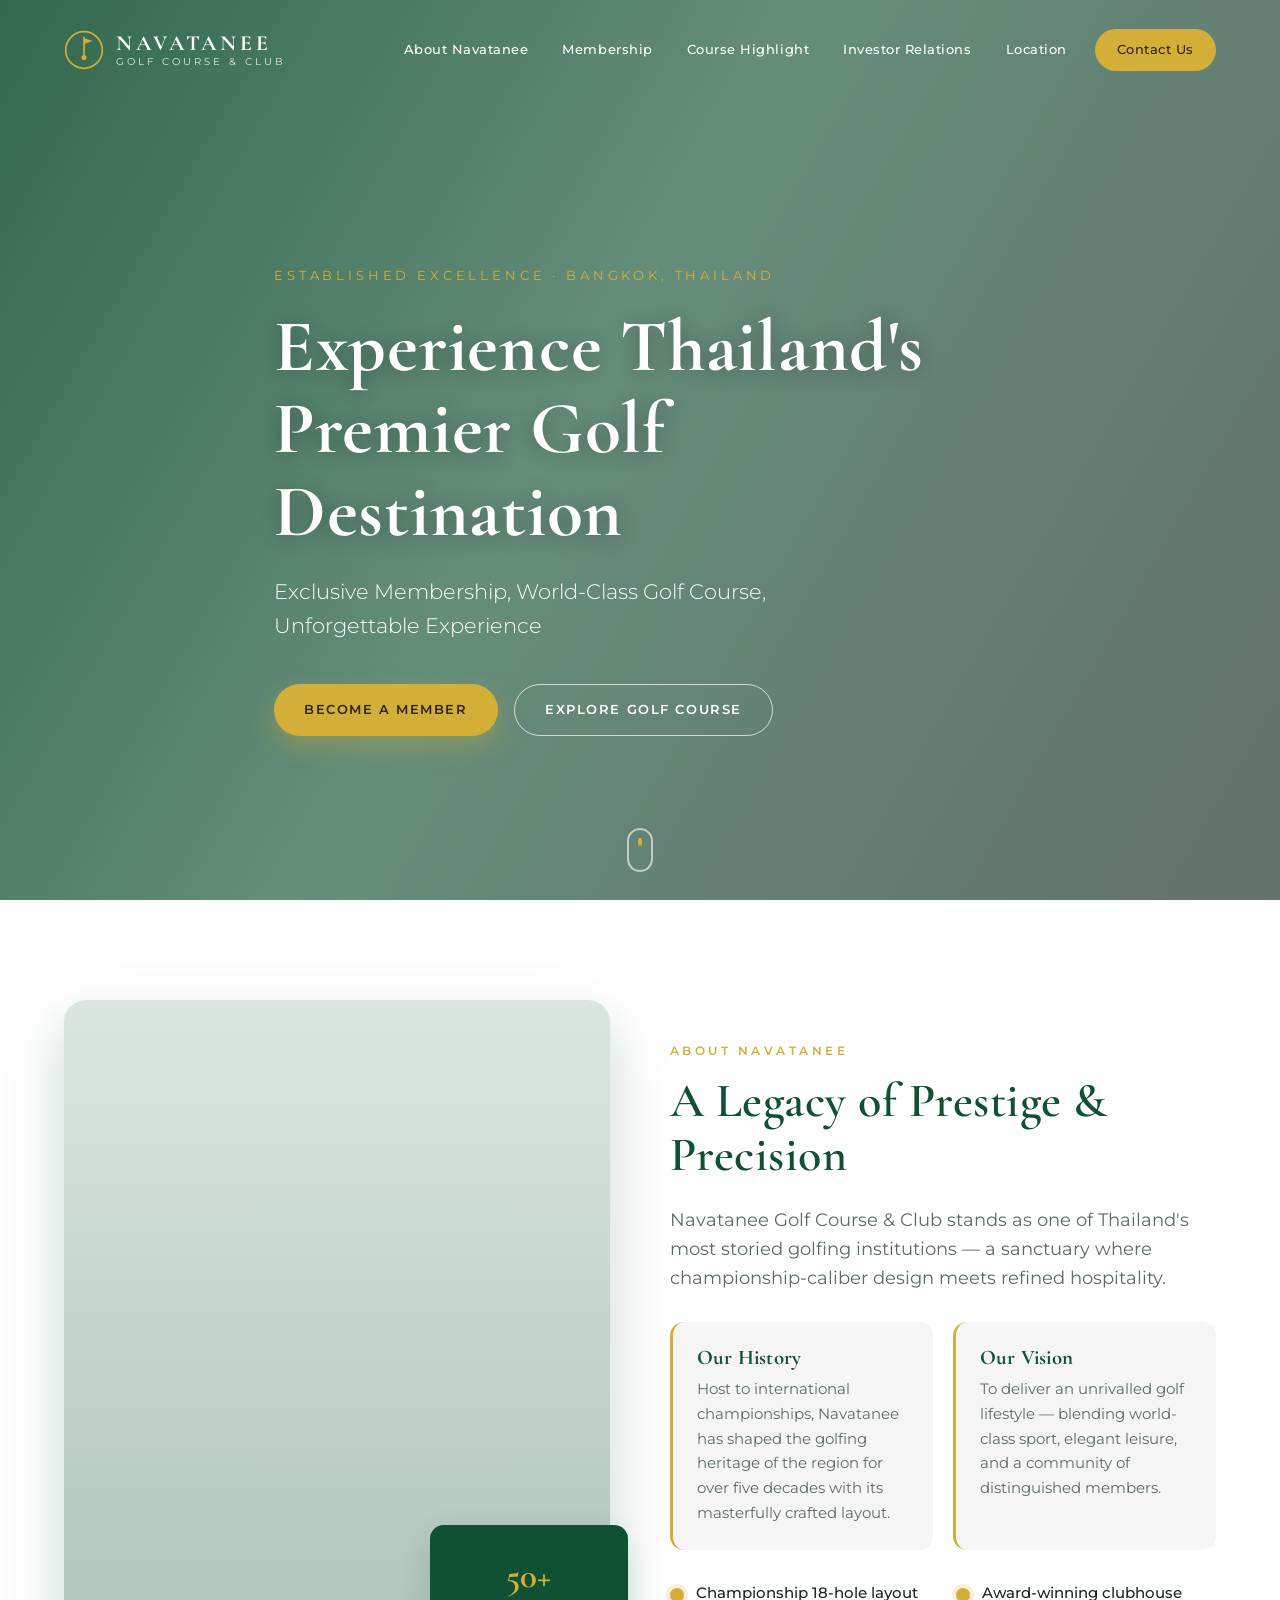
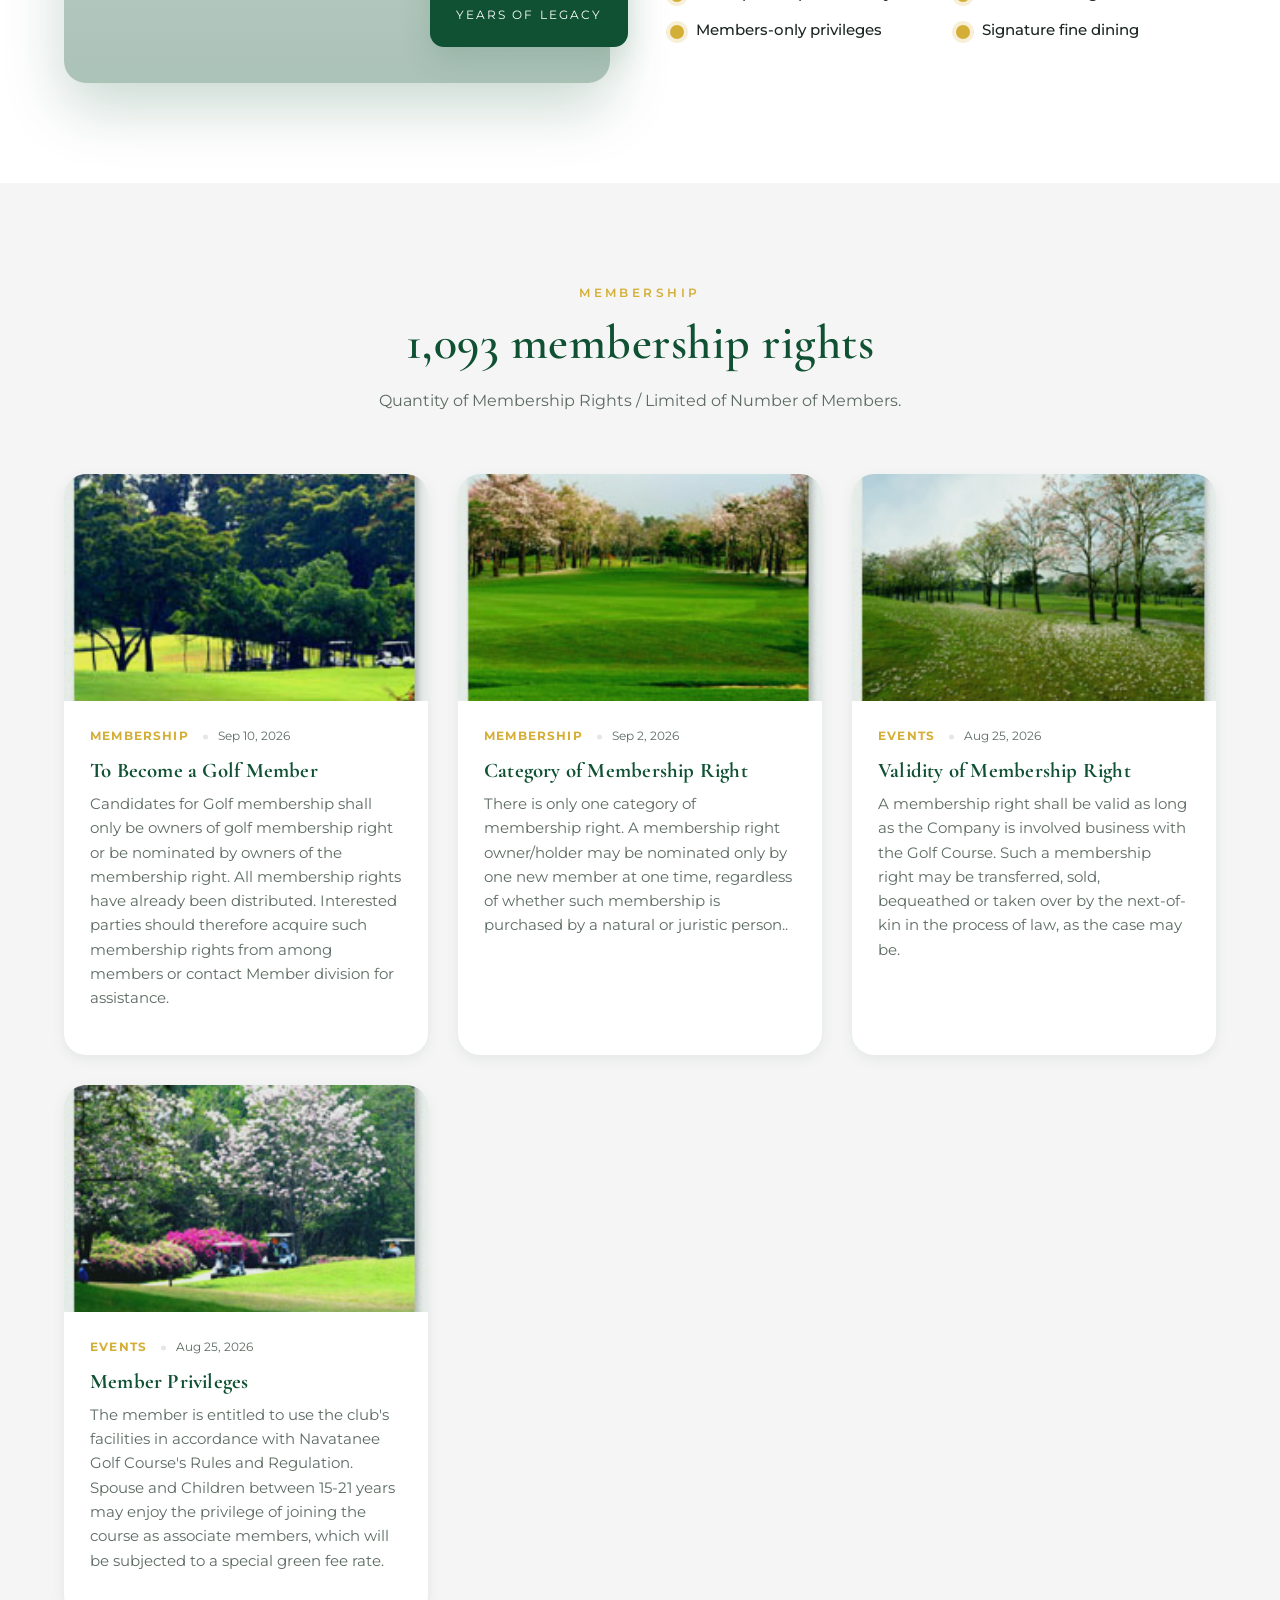
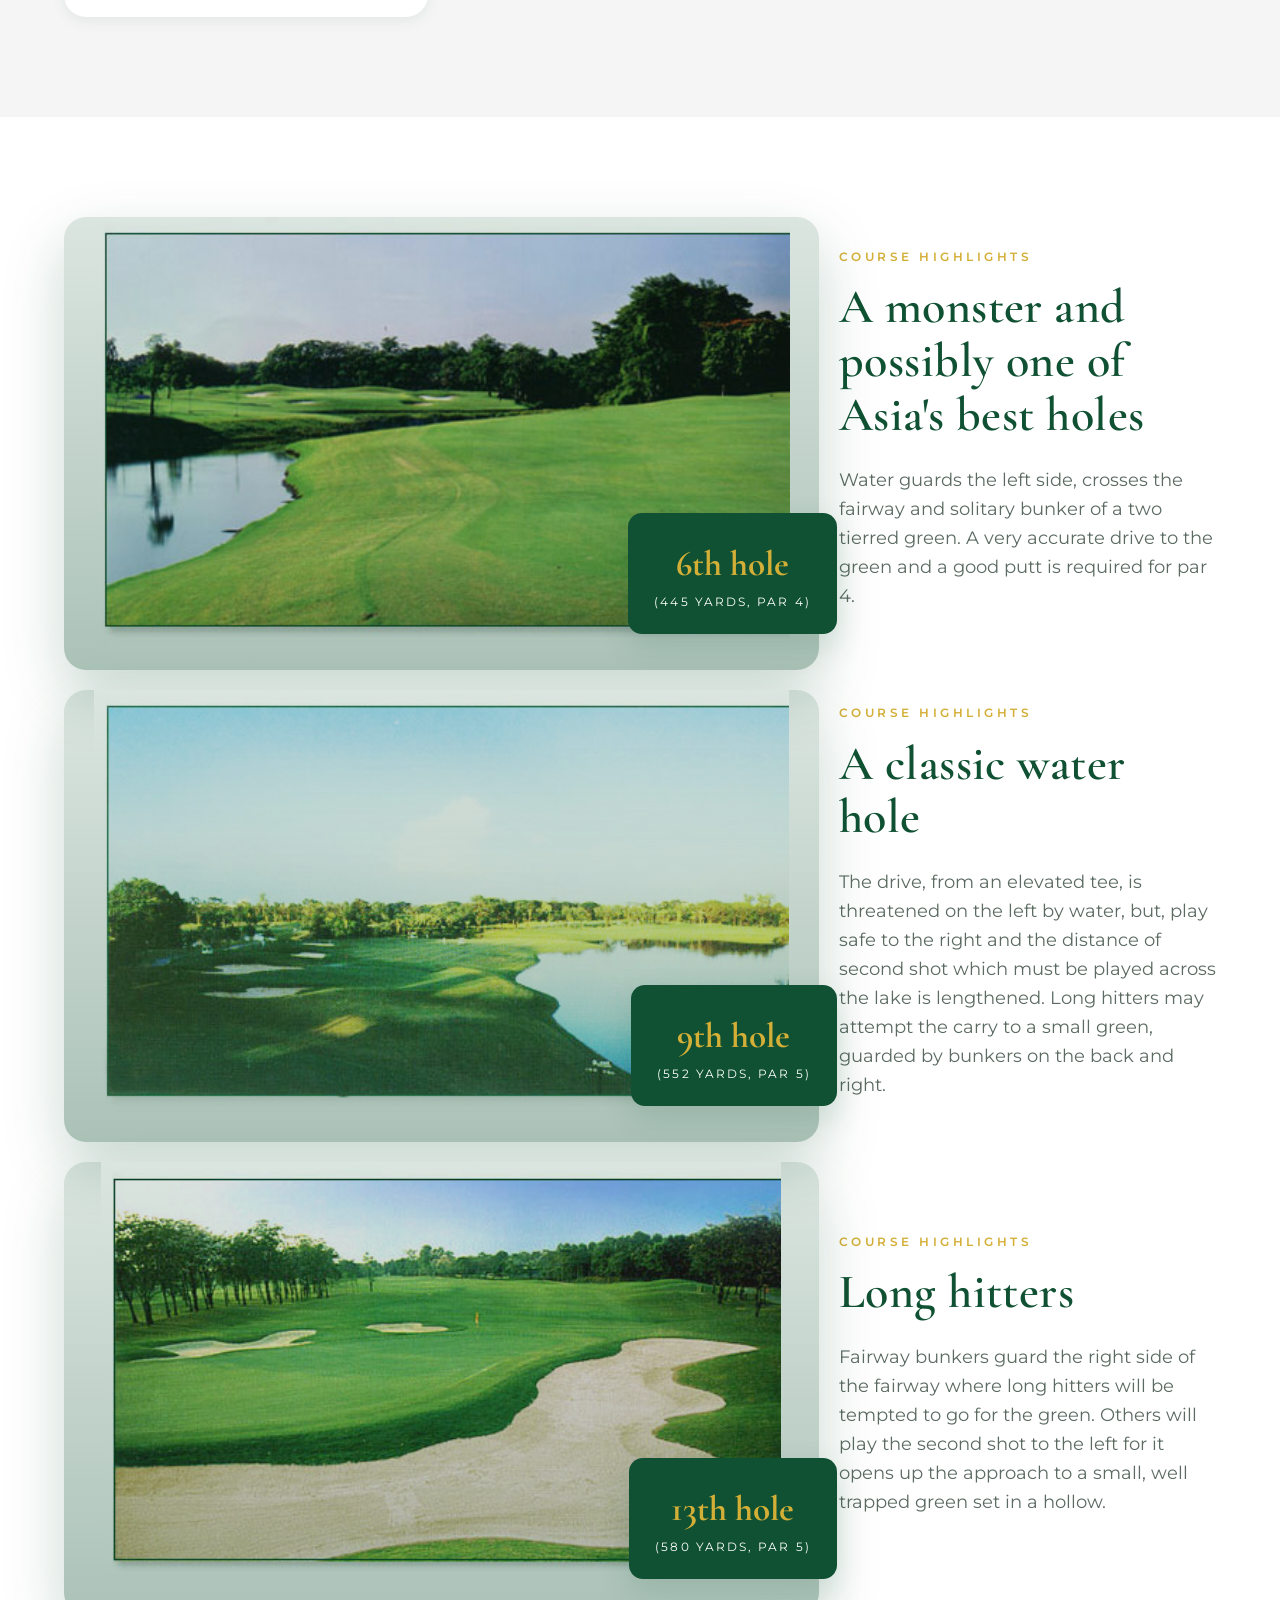
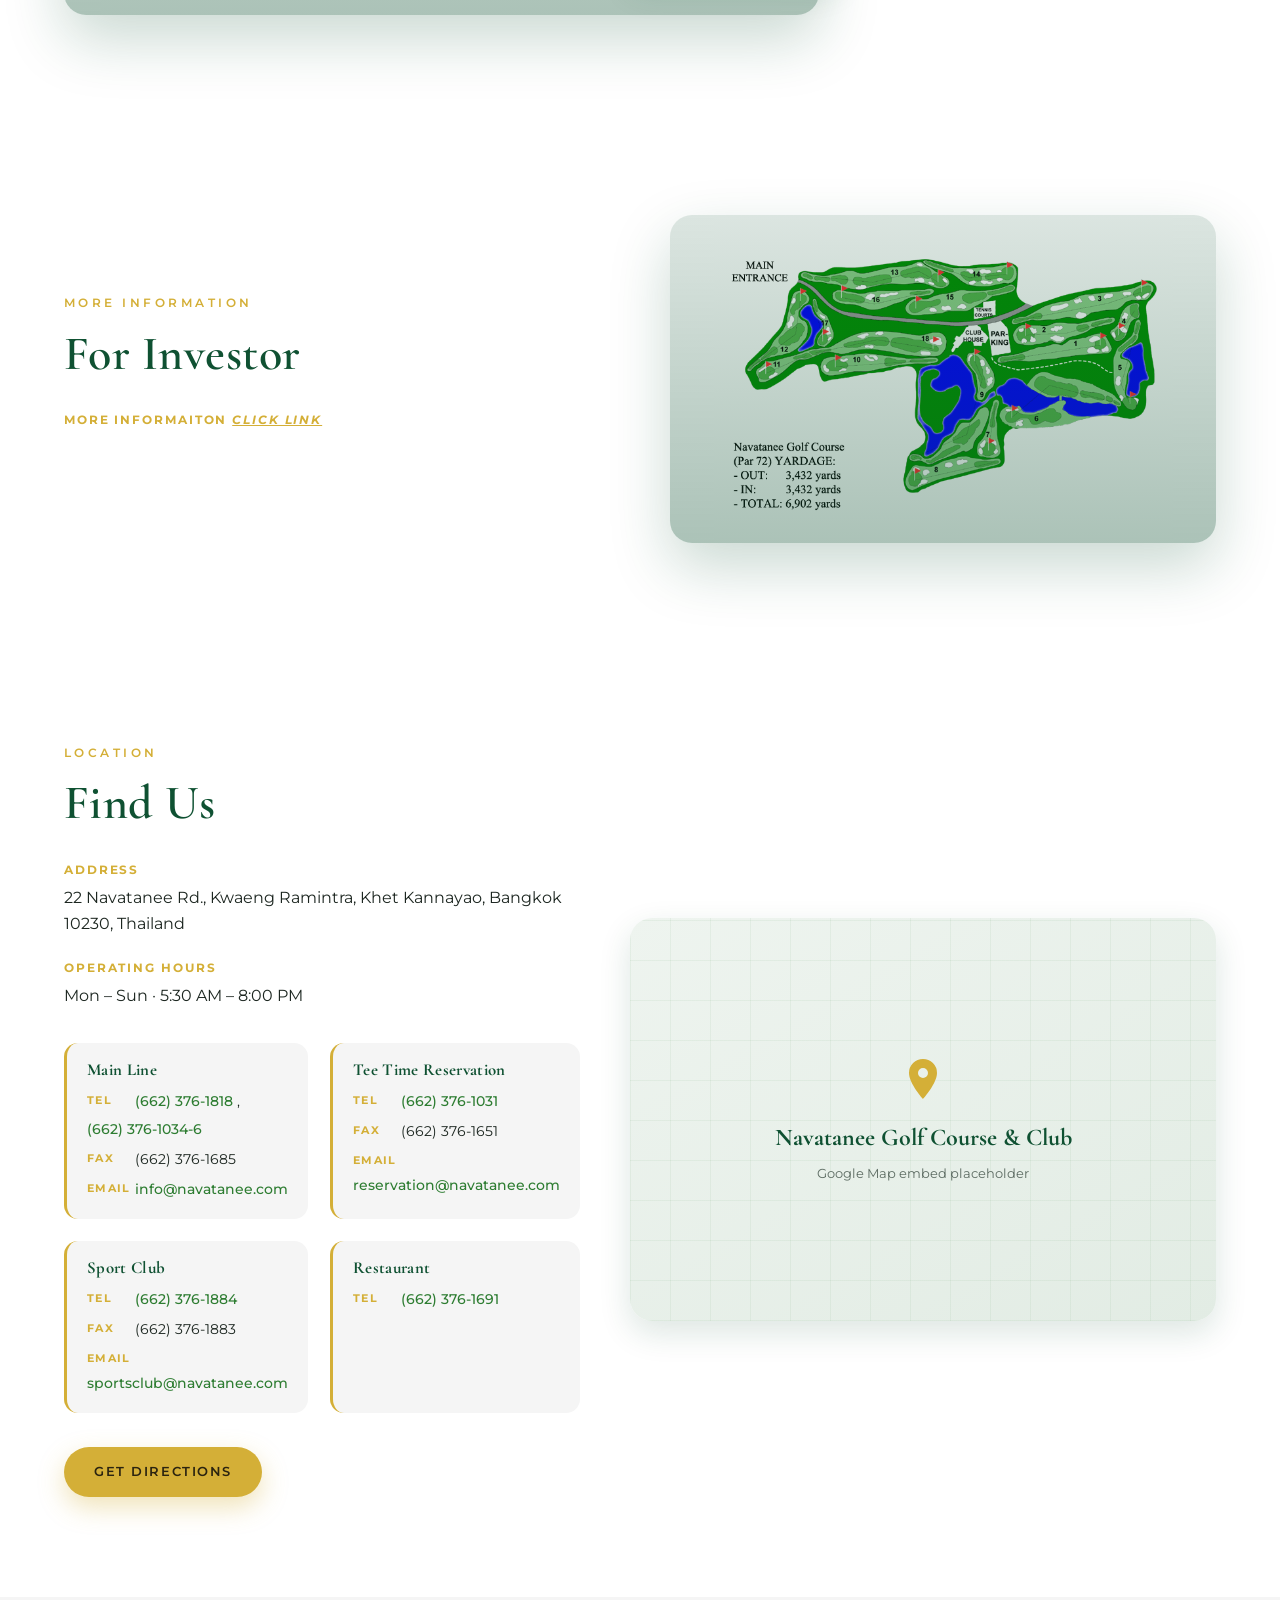
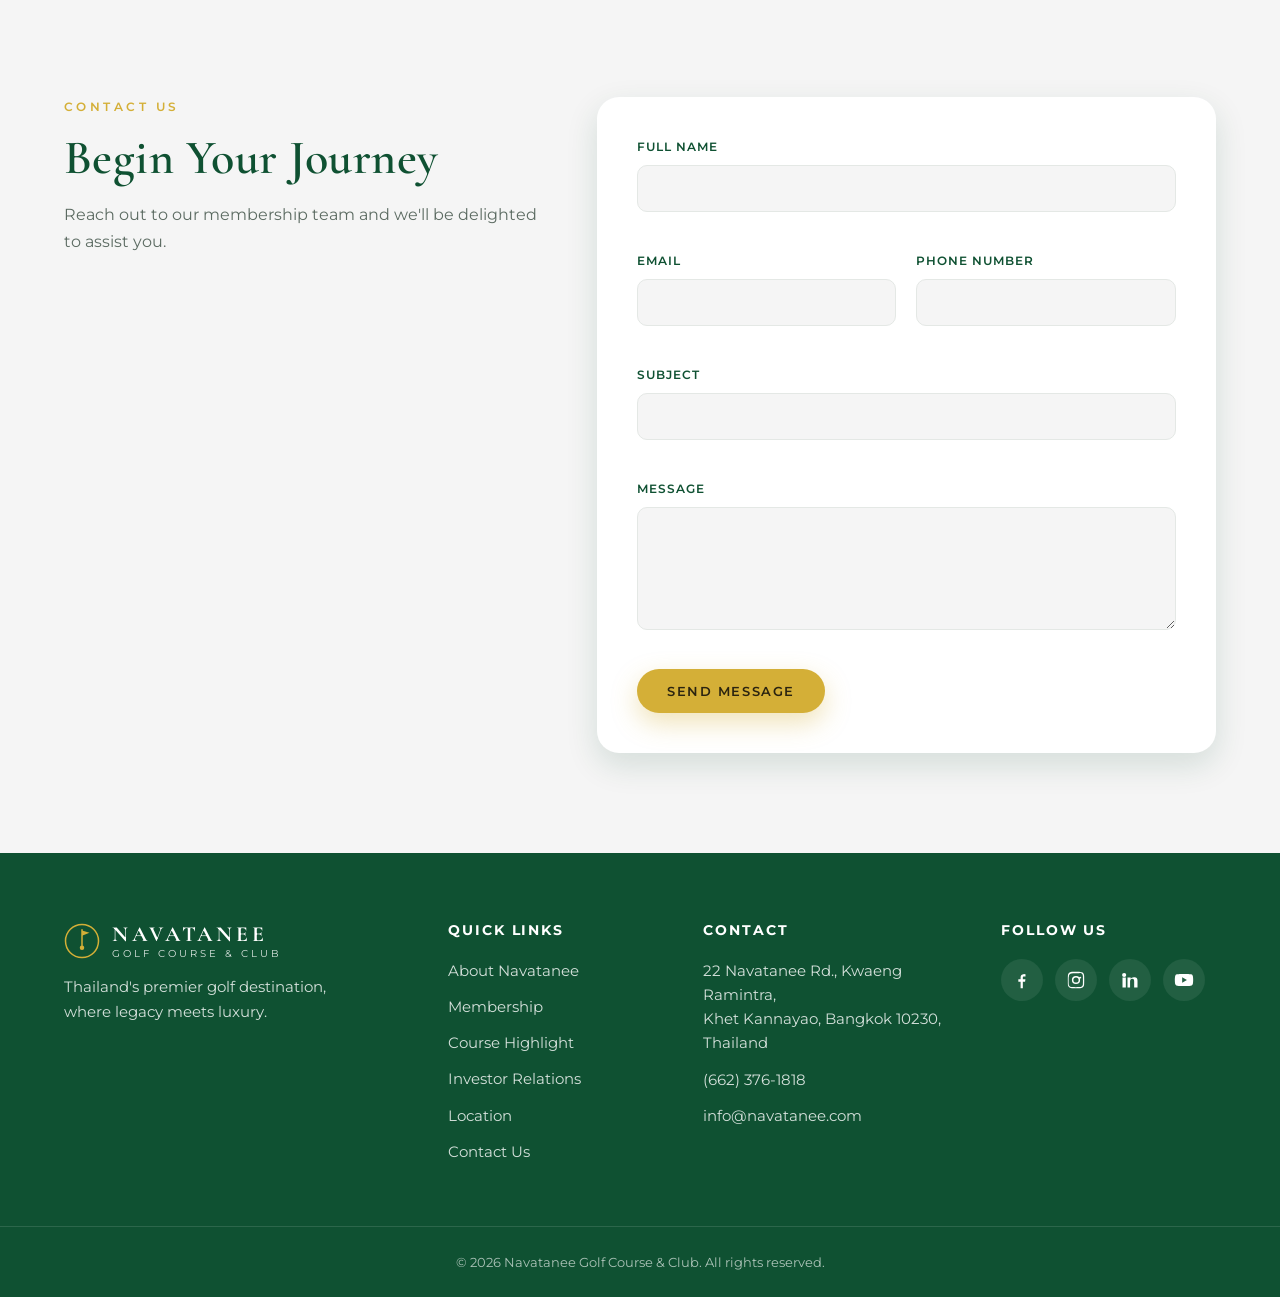
<file: index.html>
<!DOCTYPE html>
<html lang="en">
<head>
  <meta charset="UTF-8" />
  <meta name="viewport" content="width=device-width, initial-scale=1.0" />
  <title>Navatanee Golf Course &amp; Club | Thailand's Premier Golf Destination</title>
  <meta name="description" content="Navatanee Golf Course & Club — Thailand's premier golf destination offering exclusive membership, a world-class championship course, fine dining, and an unforgettable golf lifestyle experience." />
  <meta name="keywords" content="Navatanee, golf club, Thailand golf, golf membership, championship golf course, luxury golf, Bangkok golf" />
  <meta name="author" content="Navatanee Golf Course & Club" />

  <!-- Open Graph / SEO -->
  <meta property="og:type" content="website" />
  <meta property="og:title" content="Navatanee Golf Course & Club" />
  <meta property="og:description" content="Experience Thailand's Premier Golf Destination. Exclusive membership, world-class golf course, unforgettable experience." />
  <meta property="og:locale" content="en_US" />
  <meta name="theme-color" content="#0F5132" />

  <link rel="preconnect" href="https://fonts.googleapis.com" />
  <link rel="preconnect" href="https://fonts.gstatic.com" crossorigin />
  <link href="https://fonts.googleapis.com/css2?family=Cormorant+Garamond:wght@500;600;700&family=Montserrat:wght@300;400;500;600;700&display=swap" rel="stylesheet" />

  <link rel="stylesheet" href="css/style.css" />
</head>
<body>
  <a class="skip-link" href="#main">Skip to content</a>

  <!-- ============================ HEADER ============================ -->
  <header class="header" id="header">
    <nav class="nav container" aria-label="Primary navigation">
      <a href="#hero" class="brand" aria-label="Navatanee Golf Course and Club home">
        <span class="brand__mark" aria-hidden="true">
          <svg viewBox="0 0 48 48" width="40" height="40" role="img" aria-label="Navatanee crest">
            <circle cx="24" cy="24" r="22" fill="none" stroke="currentColor" stroke-width="2"/>
            <path d="M24 9 L24 30" stroke="currentColor" stroke-width="2" stroke-linecap="round"/>
            <path d="M24 10 L34 13 L24 17 Z" fill="currentColor"/>
            <circle cx="24" cy="33" r="3" fill="currentColor"/>
          </svg>
        </span>
        <span class="brand__text">
          <span class="brand__name">NAVATANEE</span>
          <span class="brand__sub">Golf Course &amp; Club</span>
        </span>
      </a>

      <button class="nav__toggle" id="navToggle" aria-label="Open menu" aria-expanded="false" aria-controls="navMenu">
        <span class="nav__bar"></span>
        <span class="nav__bar"></span>
        <span class="nav__bar"></span>
      </button>

      <ul class="nav__menu" id="navMenu">
        <li><a href="#about" class="nav__link">About Navatanee</a></li>
        <li><a href="#membership" class="nav__link">Membership</a></li>
        <li><a href="#highlights" class="nav__link">Course Highlight</a></li>
        <!-- <li><a href="#news" class="nav__link">Navatanee News</a></li>> -->
        <li><a href="#investor" class="nav__link">Investor Relations</a></li>
        <li><a href="#location" class="nav__link">Location</a></li>
        <li><a href="#contact" class="nav__link nav__link--cta">Contact Us</a></li>

      </ul>
    </nav>
  </header>

  <main id="main">
    <!-- ============================ HERO ============================ -->
    <section class="hero" id="hero">
      <div class="hero__overlay"></div>
      <div class="hero__content container">
        <p class="hero__eyebrow reveal">Established Excellence · Bangkok, Thailand</p>
        <h1 class="hero__title reveal">Experience Thailand's Premier Golf Destination</h1>
        <p class="hero__subtitle reveal">Exclusive Membership, World-Class Golf Course, Unforgettable Experience</p>
        <div class="hero__actions reveal">
          <a href="#membership" class="btn btn--gold">Become a Member</a>
          <a href="#highlights" class="btn btn--outline">Explore Golf Course</a>
        </div>
      </div>
      <a href="#about" class="hero__scroll" aria-label="Scroll to About section">
        <span class="hero__scroll-dot"></span>
      </a>
    </section>

    <!-- ======================== ABOUT NAVATANEE ======================== -->
    <section class="section about" id="about">
       <div class="container about__grid">
        <div class="about__media reveal">
          <div class="about__image" role="img" aria-label="Aerial view of the Navatanee championship golf course"></div>
          <div class="about__badge">
            <span class="about__badge-num">50+</span>
            <span class="about__badge-label">Years of Legacy</span>
          </div>
        </div>

        <div class="about__content reveal">
          <p class="section__eyebrow">About Navatanee</p>
          <h2 class="section__title">A Legacy of Prestige &amp; Precision</h2>
          <p class="about__lead">
            Navatanee Golf Course &amp; Club stands as one of Thailand's most storied golfing institutions —
            a sanctuary where championship-caliber design meets refined hospitality.
          </p>

          <div class="about__cards">
            <article class="about-card">
              <h3 class="about-card__title">Our History</h3>
              <p>Host to international championships, Navatanee has shaped the golfing heritage of the region 
                for over five decades with its masterfully crafted layout.
              </p>
            </article>
            <article class="about-card">
              <h3 class="about-card__title">Our Vision</h3>
              <p>To deliver an unrivalled golf lifestyle — blending world-class sport, elegant leisure, and a 
                community of distinguished members.
              </p>
            </article>
          </div>

          <ul class="about__features" aria-label="Key features">
            <li>Championship 18-hole layout</li>
            <li>Award-winning clubhouse</li>
            <li>Members-only privileges</li>
            <li>Signature fine dining</li>
          </ul>
        </div>
      </div>
    </section>

    <!-- ========================== MEMBERSHIP ========================== -->
    <section class="section membership" id="membership">
      <div class="container">
        <div class="section__head reveal">
          <p class="section__eyebrow">Membership</p>
          <h2 class="section__title">1,093 membership rights</h2>
          <p class="section__intro">Quantity of Membership Rights / Limited of Number of Members.</p>
        </div>

        <div class="news__grid" id="newsGrid">
          <article class="news-card reveal" data-category="membership">
            <div class="news-card__img news-card__img--1" role="img" aria-label="To Become a Golf Member"></div>
            <div class="news-card__body">
              <div class="news-card__meta"><span class="news-card__cat">Membership</span><time datetime="2026-09-10">Sep 10, 2026</time></div>
              <h3 class="news-card__title">To Become a Golf Member</h3>
              <p class="news-card__desc">Candidates for Golf membership shall only be owners of golf membership 
                right or be nominated by owners of the membership right. All membership rights have already been 
                distributed. Interested parties should therefore acquire such membership rights from among members
                 or contact Member division for assistance.
              </p>
              <!-- <a href="#" class="news-card__link">Read More <span aria-hidden="true">→</span></a> -->
            </div>
          </article>

          <article class="news-card reveal" data-category="membership">
            <div class="news-card__img news-card__img--2" role="img" aria-label="Category of Membership Right"></div>
            <div class="news-card__body">
              <div class="news-card__meta"><span class="news-card__cat">Membership</span><time datetime="2026-09-02">Sep 2, 2026</time></div>
              <h3 class="news-card__title">Category of Membership Right</h3>
              <p class="news-card__desc">There is only one category of membership right. A membership right 
                owner/holder may be nominated only by one new member at one time, regardless of whether such 
                membership is purchased by a natural or juristic person..
              </p>
              <!-- <a href="#" class="news-card__link">Read More <span aria-hidden="true">→</span></a> -->
            </div>
          </article>

          <article class="news-card reveal" data-category="events">
            <div class="news-card__img news-card__img--3" role="img" aria-label="Validity of Membership Right"></div>
            <div class="news-card__body">
              <div class="news-card__meta"><span class="news-card__cat">Events</span><time datetime="2026-08-25">Aug 25, 2026</time></div>
              <h3 class="news-card__title">Validity of Membership Right</h3>
              <p class="news-card__desc">A membership right shall be valid as long as the Company is involved 
                business with the Golf Course. Such a membership right may be transferred, sold, bequeathed or 
                taken over by the next-of-kin in the process of law, as the case may be.
              </p>
              <!-- <a href="#" class="news-card__link">Read More <span aria-hidden="true">→</span></a> -->
            </div>
          </article>

          <article class="news-card reveal" data-category="membership">
            <div class="news-card__img news-card__img--4" role="img" aria-label="Member Privileges"></div>
            <div class="news-card__body">
              <div class="news-card__meta"><span class="news-card__cat">Events</span><time datetime="2026-08-25">Aug 25, 2026</time></div>
              <h3 class="news-card__title">Member Privileges</h3>
              <p class="news-card__desc">The member is entitled to use the club's facilities in accordance with 
                Navatanee Golf Course's Rules and Regulation. Spouse and Children between 15-21 years may enjoy 
                the privilege of joining the course as associate members, which will be subjected to a special 
                green fee rate.
              </p>
              <!-- <a href="#" class="news-card__link">Read More <span aria-hidden="true">→</span></a> -->
            </div>
          </article>
        </div>
      </div>  
    </section>   
    
    <!-- 25 Sep 2026 เก็บรูปแบบตั้งต้น ไว้ก่อน -->
    <!-- ========================== MEMBERSHIP ORIGINAL ================= 
    <section class="section membership" id="membership">
      <div class="container">
        <div class="section__head reveal">
          <p class="section__eyebrow">Membership</p>
          <h2 class="section__title">Choose Your Membership</h2>
          <p class="section__intro">Join an exclusive community and unlock a lifetime of premium golfing experiences.</p>
        </div>

        <div class="plans">
          <article class="plan reveal">
            <div class="plan__head">
              <h3 class="plan__name">Individual</h3>
              <p class="plan__desc">Perfect for the dedicated golfer seeking personal access to the course and clubhouse.</p>
            </div>
            <div class="plan__price"><span class="plan__amount">Price on Request</span></div>
            <ul class="plan__benefits">
              <li>Unlimited course access</li>
              <li>Priority tee-time booking</li>
              <li>Clubhouse &amp; dining privileges</li>
              <li>Golf academy discounts</li>
            </ul>
            <a href="#contact" class="btn btn--dark plan__btn">Join Now</a>
          </article>

          <article class="plan plan--featured reveal">
            <span class="plan__tag">Most Popular</span>
            <div class="plan__head">
              <h3 class="plan__name">Family</h3>
              <p class="plan__desc">Shared privileges for you and your family to enjoy the Navatanee lifestyle together.</p>
            </div>
            <div class="plan__price"><span class="plan__amount">Price on Request</span></div>
            <ul class="plan__benefits">
              <li>Access for up to 4 family members</li>
              <li>Complimentary junior coaching</li>
              <li>Family events &amp; tournaments</li>
              <li>Priority event reservations</li>
            </ul>
            <a href="#contact" class="btn btn--gold plan__btn">Join Now</a>
          </article>

          <article class="plan reveal">
            <div class="plan__head">
              <h3 class="plan__name">Corporate</h3>
              <p class="plan__desc">Elevate business relationships with premium corporate golfing and hospitality.</p>
            </div>
            <div class="plan__price"><span class="plan__amount">Price on Request</span></div>
            <ul class="plan__benefits">
              <li>Multiple transferable memberships</li>
              <li>Corporate event hosting</li>
              <li>Private meeting facilities</li>
              <li>Dedicated concierge service</li>
            </ul>
            <a href="#contact" class="btn btn--dark plan__btn">Join Now</a>
          </article>
        </div>
      </div>
    </section> 
    -->

    <!-- ======================= COURSE HIGHLIGHT ======================= -->
    <section class="section about" id="highlights">
      <div class="container highlights__grid">
        <div class="about__media reveal">
          <div class="highlights__image1" role="img" aria-label="Aerial view of the Navatanee championship golf course"></div>
          <div class="about__badge">
            <span class="about__badge-num">6th hole</span>
            <span class="about__badge-label">(445 yards, par 4)</span>
          </div>
        </div>

        <div class="about__content reveal">
          <p class="section__eyebrow">Course Highlights</p>
          <h2 class="section__title">A monster and possibly one of Asia's best holes</h2>
          <p class="about__lead">
            Water guards the left side, crosses the fairway and solitary bunker of a two tierred green.
            A very accurate drive to the green and a good putt is required for par 4.
          </p>
        </div>

        <div class="about__media reveal">
          <div class="highlights__image2" role="img" aria-label="Aerial view of the Navatanee championship golf course"></div>
          <div class="about__badge">
            <span class="about__badge-num">9th hole</span>
            <span class="about__badge-label">(552 yards, par 5)</span>
          </div>
        </div>

        <div class="about__content reveal">
          <p class="section__eyebrow">Course Highlights</p>
          <h2 class="section__title">A classic water hole</h2>
          <p class="about__lead">
            The drive, from an elevated tee, is threatened on the left by water, but, play safe to the right 
            and the distance of second shot which must be played across the lake is lengthened. Long hitters 
            may attempt the carry to a small green, guarded by bunkers on the back and right.
          </p>
        </div>

        <div class="about__media reveal">
          <div class="highlights__image3" role="img" aria-label="Aerial view of the Navatanee championship golf course"></div>
          <div class="about__badge">
            <span class="about__badge-num">13th hole</span>
            <span class="about__badge-label">(580 yards, par 5)</span>
          </div>
        </div>

        <div class="about__content reveal">
          <p class="section__eyebrow">Course Highlights</p>
          <h2 class="section__title">Long hitters</h2>
          <p class="about__lead">
            Fairway bunkers guard the right side of the fairway where long hitters will be tempted to go for 
            the green. Others will play the second shot to the left for it opens up the approach to a small, 
            well trapped green set in a hollow.
          </p>
        </div>    
      </div>
     </section>     


    <!-- ======================= COURSE HIGHLIGHT ======================= -->
    <!--
    <section class="section highlights" id="highlights">
      <div class="container">
        <div class="section__head reveal">
          <p class="section__eyebrow">Course Highlight</p>
          <h2 class="section__title">World-Class Facilities</h2>
          <p class="section__intro">Every detail crafted for the discerning golfer and their guests.</p>
        </div>

        <div class="features">
          <article class="feature reveal">
            <span class="feature__icon" aria-hidden="true">
              <svg viewBox="0 0 24 24" width="32" height="32"><path fill="currentColor" d="M12 2a1 1 0 0 1 1 1v11.06l6.4-2.13a1 1 0 0 1 .32 1.95l-7.72 2.57V21a1 1 0 0 1-2 0v-4.5L4 14.06V19a1 1 0 0 1-2 0V3a1 1 0 0 1 2 0v8.94l7-2.34V3a1 1 0 0 1 1-1Z"/></svg>
            </span>
            <h3 class="feature__title">Championship Golf Course</h3>
            <p>An 18-hole masterpiece designed to test and reward players of every level.</p>
          </article>

          <article class="feature reveal">
            <span class="feature__icon" aria-hidden="true">
              <svg viewBox="0 0 24 24" width="32" height="32"><path fill="currentColor" d="M12 3 2 8v2h20V8L12 3Zm-7 9v6H3v2h18v-2h-2v-6h-2v6h-3v-6h-2v6H9v-6H7v6H5v-6Z"/></svg>
            </span>
            <h3 class="feature__title">Premium Clubhouse</h3>
            <p>A refined social hub featuring lounges, locker suites, and panoramic views.</p>
          </article>

          <article class="feature reveal">
            <span class="feature__icon" aria-hidden="true">
              <svg viewBox="0 0 24 24" width="32" height="32"><path fill="currentColor" d="M12 3 1 9l4 2.18v6L12 21l7-3.82v-6l2-1.09V17h2V9L12 3Zm6.82 6L12 12.72 5.18 9 12 5.28 18.82 9ZM17 15.99l-5 2.73-5-2.73v-3.72L12 15l5-2.73v3.72Z"/></svg>
            </span>
            <h3 class="feature__title">Golf Academy</h3>
            <p>Professional coaching and modern analysis to elevate your game.</p>
          </article>

          <article class="feature reveal">
            <span class="feature__icon" aria-hidden="true">
              <svg viewBox="0 0 24 24" width="32" height="32"><path fill="currentColor" d="M11 9V2H9v7c0 1.1.9 2 2 2v11h2V11c1.1 0 2-.9 2-2V2h-2v7h-1V2h-1v7h1Zm7-7c-1.66 0-3 2.24-3 5 0 2.42 1.03 4.44 2.4 4.9V22h1.2V11.9C19.97 11.44 21 9.42 21 7c0-2.76-1.34-5-3-5Z"/></svg>
            </span>
            <h3 class="feature__title">Fine Dining Restaurant</h3>
            <p>Signature cuisine and curated wines in an elegant dining atmosphere.</p>
          </article>

          <article class="feature reveal">
            <span class="feature__icon" aria-hidden="true">
              <svg viewBox="0 0 24 24" width="32" height="32"><path fill="currentColor" d="M12 2C6.48 2 2 6.48 2 12s4.48 10 10 10 10-4.48 10-10S17.52 2 12 2Zm0 18a8 8 0 1 1 0-16 8 8 0 0 1 0 16Zm1-13h-2v6l5 3 1-1.73-4-2.32V7Z"/></svg>
            </span>
            <h3 class="feature__title">Practice Area</h3>
            <p>Expansive driving range, chipping greens, and putting facilities.</p>
          </article>

          <article class="feature reveal">
            <span class="feature__icon" aria-hidden="true">
              <svg viewBox="0 0 24 24" width="32" height="32"><path fill="currentColor" d="M12 1 3 5v6c0 5.55 3.84 10.74 9 12 5.16-1.26 9-6.45 9-12V5l-9-4Zm-1 15-4-4 1.41-1.41L11 13.17l5.59-5.59L18 9l-7 7Z"/></svg>
            </span>
            <h3 class="feature__title">Event &amp; Tournament Services</h3>
            <p>Full-service hosting for corporate days, weddings, and championships.</p>
          </article>
        </div>
      </div>
    </section>
  -->

     
    <!-- ========================= NAVATANEE NEWS ========================= -->
    <!--
    <section class="section news" id="news">
      <div class="container">
        <div class="section__head reveal">
          <p class="section__eyebrow">Navatanee News</p>
          <h2 class="section__title">Latest Updates</h2>
          <p class="section__intro">Stay informed with the newest happenings across the club.</p>
        </div>

        <div class="news__filters reveal" role="tablist" aria-label="Filter news by category">
          <button class="filter-btn is-active" data-filter="all" aria-pressed="true">All</button>
          <button class="filter-btn" data-filter="tournament" aria-pressed="false">Tournament</button>
          <button class="filter-btn" data-filter="membership" aria-pressed="false">Membership</button>
          <button class="filter-btn" data-filter="events" aria-pressed="false">Events</button>
          <button class="filter-btn" data-filter="course" aria-pressed="false">Course</button>
        </div>

        <div class="news__grid" id="newsGrid">
          <article class="news-card reveal" data-category="tournament">
            <div class="news-card__img news-card__img--1" role="img" aria-label="Golfers at a tournament"></div>
            <div class="news-card__body">
              <div class="news-card__meta"><span class="news-card__cat">Tournament</span><time datetime="2026-09-10">Sep 10, 2026</time></div>
              <h3 class="news-card__title">Navatanee Open Championship Returns</h3>
              <p class="news-card__desc">The region's most anticipated championship comes back with record prize money.</p>
              <a href="#" class="news-card__link">Read More <span aria-hidden="true">→</span></a>
            </div>
          </article>

          <article class="news-card reveal" data-category="membership">
            <div class="news-card__img news-card__img--2" role="img" aria-label="Members enjoying the clubhouse"></div>
            <div class="news-card__body">
              <div class="news-card__meta"><span class="news-card__cat">Membership</span><time datetime="2026-09-02">Sep 2, 2026</time></div>
              <h3 class="news-card__title">New Family Membership Privileges</h3>
              <p class="news-card__desc">Expanded benefits now available for families joining the Navatanee community.</p>
              <a href="#" class="news-card__link">Read More <span aria-hidden="true">→</span></a>
            </div>
          </article>

          <article class="news-card reveal" data-category="events">
            <div class="news-card__img news-card__img--3" role="img" aria-label="Evening gala event"></div>
            <div class="news-card__body">
              <div class="news-card__meta"><span class="news-card__cat">Events</span><time datetime="2026-08-25">Aug 25, 2026</time></div>
              <h3 class="news-card__title">Annual Members' Gala Night</h3>
              <p class="news-card__desc">An elegant evening of dining and celebration under the stars.</p>
              <a href="#" class="news-card__link">Read More <span aria-hidden="true">→</span></a>
            </div>
          </article>

          <article class="news-card reveal" data-category="course">
            <div class="news-card__img news-card__img--4" role="img" aria-label="Newly renovated greens"></div>
            <div class="news-card__body">
              <div class="news-card__meta"><span class="news-card__cat">Course</span><time datetime="2026-08-14">Aug 14, 2026</time></div>
              <h3 class="news-card__title">Signature Greens Renovation Complete</h3>
              <p class="news-card__desc">Enhanced playing surfaces now open across the back nine.</p>
              <a href="#" class="news-card__link">Read More <span aria-hidden="true">→</span></a>
            </div>
          </article>

          <article class="news-card reveal" data-category="tournament">
            <div class="news-card__img news-card__img--5" role="img" aria-label="Junior golf players"></div>
            <div class="news-card__body">
              <div class="news-card__meta"><span class="news-card__cat">Tournament</span><time datetime="2026-07-30">Jul 30, 2026</time></div>
              <h3 class="news-card__title">Junior Invitational Crowns New Champion</h3>
              <p class="news-card__desc">Rising talents shine at the annual junior invitational tournament.</p>
              <a href="#" class="news-card__link">Read More <span aria-hidden="true">→</span></a>
            </div>
          </article>

          <article class="news-card reveal" data-category="events">
            <div class="news-card__img news-card__img--6" role="img" aria-label="Corporate golf day"></div>
            <div class="news-card__body">
              <div class="news-card__meta"><span class="news-card__cat">Events</span><time datetime="2026-07-18">Jul 18, 2026</time></div>
              <h3 class="news-card__title">Corporate Golf Day Packages Launched</h3>
              <p class="news-card__desc">Tailored hospitality experiences for businesses and their partners.</p>
              <a href="#" class="news-card__link">Read More <span aria-hidden="true">→</span></a>
            </div>
          </article>
        </div>

        <p class="news__empty" id="newsEmpty" hidden>No articles found in this category.</p>
      </div>
    </section>
    -->
    <!-- ============================ INVESTOR RELATIONS ================= -->
    <section class="section highlights" id="investor">
      <div class="container about__grid">
        <div class="about__media reveal">
          <p class="section__eyebrow">more information</p>
          <h2 class="section__title">For Investor</h2>
          <ul class="location__list">
            <li>
              <span class="location__label">More informaiton <u><a href="http://www.navatanee.com/frameset-50.html"><i>click link</i></a></u></span>
            </li>
          </ul>
        </div>
        
        <div class="about__content reveal">
          <div class="investor__image1" role="img" aria-label="Aerial view of the Navatanee championship golf course"></div>
        </div>
      </div>      
    </section>


    <!-- ============================ LOCATION ============================ -->
    <section class="section location" id="location">
      <div class="container location__grid">
        <div class="location__info reveal">
          <p class="section__eyebrow">Location</p>
          <h2 class="section__title">Find Us</h2>

          <ul class="location__list">
            <li>
              <span class="location__label">Address</span>
              <span class="location__value">22 Navatanee Rd., Kwaeng Ramintra, Khet Kannayao, Bangkok 10230, Thailand</span>
            </li>
            <li>
              <span class="location__label">Operating Hours</span>
              <span class="location__value">Mon – Sun · 5:30 AM – 8:00 PM</span>
            </li>
          </ul>

          <div class="location__depts">
            <div class="dept">
              <h3 class="dept__title">Main Line</h3>
              <p class="dept__row"><span>Tel</span><a href="tel:+6623761818">(662) 376-1818</a>, <a href="tel:+6623761034">(662) 376-1034-6</a></p>
              <p class="dept__row"><span>Fax</span>(662) 376-1685</p>
              <p class="dept__row"><span>Email</span><a href="mailto:info@navatanee.com">info@navatanee.com</a></p>
            </div>

            <div class="dept">
              <h3 class="dept__title">Tee Time Reservation</h3>
              <p class="dept__row"><span>Tel</span><a href="tel:+6623761031">(662) 376-1031</a></p>
              <p class="dept__row"><span>Fax</span>(662) 376-1651</p>
              <p class="dept__row"><span>Email</span><a href="mailto:reservation@navatanee.com">reservation@navatanee.com</a></p>
            </div>

            <div class="dept">
              <h3 class="dept__title">Sport Club</h3>
              <p class="dept__row"><span>Tel</span><a href="tel:+6623761884">(662) 376-1884</a></p>
              <p class="dept__row"><span>Fax</span>(662) 376-1883</p>
              <p class="dept__row"><span>Email</span><a href="mailto:sportsclub@navatanee.com">sportsclub@navatanee.com</a></p>
            </div>

            <div class="dept">
              <h3 class="dept__title">Restaurant</h3>
              <p class="dept__row"><span>Tel</span><a href="tel:+6623761691">(662) 376-1691</a></p>
            </div>
          </div>

          <a class="btn btn--gold" href="https://www.google.com/maps/dir/?api=1&destination=Navatanee+Golf+Course+Bangkok+10230" target="_blank" rel="noopener">Get Directions</a>
        </div>

        <div class="location__map reveal">
          <div class="map-placeholder" role="img" aria-label="Map showing the location of Navatanee Golf Course & Club">
            <div class="map-placeholder__pin" aria-hidden="true">
              <svg viewBox="0 0 24 24" width="48" height="48"><path fill="currentColor" d="M12 2a7 7 0 0 0-7 7c0 5.25 7 13 7 13s7-7.75 7-13a7 7 0 0 0-7-7Zm0 9.5A2.5 2.5 0 1 1 12 6.5a2.5 2.5 0 0 1 0 5Z"/></svg>
            </div>
            <p class="map-placeholder__text">Navatanee Golf Course &amp; Club</p>
            <p class="map-placeholder__sub">Google Map embed placeholder</p>
          </div>
        </div>
      </div>
    </section>

    <!-- ============================ CONTACT ============================ -->
    <section class="section contact" id="contact">
      <div class="container contact__grid">
        <div class="contact__intro reveal">
          <p class="section__eyebrow">Contact Us</p>
          <h2 class="section__title">Begin Your Journey</h2>
          <p class="section__intro">Reach out to our membership team and we'll be delighted to assist you.</p>
        </div>

        <form class="contact__form reveal" id="contactForm" novalidate>
          <div class="field">
            <label for="name">Full Name</label>
            <input type="text" id="name" name="name" autocomplete="name" required />
            <span class="field__error" data-error-for="name"></span>
          </div>

          <div class="field field--half">
            <label for="email">Email</label>
            <input type="email" id="email" name="email" autocomplete="email" required />
            <span class="field__error" data-error-for="email"></span>
          </div>

          <div class="field field--half">
            <label for="phone">Phone Number</label>
            <input type="tel" id="phone" name="phone" autocomplete="tel" required />
            <span class="field__error" data-error-for="phone"></span>
          </div>

          <div class="field">
            <label for="subject">Subject</label>
            <input type="text" id="subject" name="subject" required />
            <span class="field__error" data-error-for="subject"></span>
          </div>

          <div class="field">
            <label for="message">Message</label>
            <textarea id="message" name="message" rows="5" required></textarea>
            <span class="field__error" data-error-for="message"></span>
          </div>

          <button type="submit" class="btn btn--gold contact__submit">Send Message</button>
          <p class="contact__success" id="formSuccess" role="status" hidden>Thank you! Your message has been sent. Our team will be in touch shortly.</p>
        </form>
      </div>
    </section>
  </main>

  <!-- ============================ FOOTER ============================ -->
  <footer class="footer">
    <div class="container footer__grid">
      <div class="footer__col footer__brand">
        <div class="brand brand--footer">
          <span class="brand__mark" aria-hidden="true">
            <svg viewBox="0 0 48 48" width="36" height="36"><circle cx="24" cy="24" r="22" fill="none" stroke="currentColor" stroke-width="2"/><path d="M24 9 L24 30" stroke="currentColor" stroke-width="2" stroke-linecap="round"/><path d="M24 10 L34 13 L24 17 Z" fill="currentColor"/><circle cx="24" cy="33" r="3" fill="currentColor"/></svg>
          </span>
          <span class="brand__text">
            <span class="brand__name">NAVATANEE</span>
            <span class="brand__sub">Golf Course &amp; Club</span>
          </span>
        </div>
        <p class="footer__tagline">Thailand's premier golf destination, where legacy meets luxury.</p>
      </div>

      <nav class="footer__col" aria-label="Quick links">
        <h3 class="footer__title">Quick Links</h3>
        <ul class="footer__links">
          <li><a href="#about">About Navatanee</a></li>
          <li><a href="#membership">Membership</a></li>
          <li><a href="#highlights">Course Highlight</a></li>
          <!-- <li><a href="#news">Navatanee News</a></li> -->
          <li><a href="#investor">Investor Relations</a></li>
          <li><a href="#location">Location</a></li>
          <li><a href="#contact">Contact Us</a></li>
        </ul>
      </nav>

      <div class="footer__col">
        <h3 class="footer__title">Contact</h3>
        <ul class="footer__contact">
          <li>22 Navatanee Rd., Kwaeng Ramintra,<br />Khet Kannayao, Bangkok 10230, Thailand</li>
          <li><a href="tel:+6623761818">(662) 376-1818</a></li>
          <li><a href="mailto:info@navatanee.com">info@navatanee.com</a></li>
        </ul>
      </div>

      <div class="footer__col">
        <h3 class="footer__title">Follow Us</h3>
        <div class="social">
          <a href="#" class="social__link" aria-label="Facebook">
            <svg viewBox="0 0 24 24" width="20" height="20"><path fill="currentColor" d="M13 22v-8h2.7l.4-3H13V9.2c0-.87.24-1.46 1.5-1.46H16.2V5.06A21.7 21.7 0 0 0 14 4.95c-2.18 0-3.67 1.33-3.67 3.77V11H7.6v3h2.73v8H13Z"/></svg>
          </a>
          <a href="#" class="social__link" aria-label="Instagram">
            <svg viewBox="0 0 24 24" width="20" height="20"><path fill="currentColor" d="M12 2.2c3.2 0 3.58.01 4.85.07 1.17.05 1.8.25 2.23.41.56.22.96.48 1.38.9.42.42.68.82.9 1.38.16.42.36 1.06.41 2.23.06 1.27.07 1.65.07 4.85s-.01 3.58-.07 4.85c-.05 1.17-.25 1.8-.41 2.23-.22.56-.48.96-.9 1.38-.42.42-.82.68-1.38.9-.42.16-1.06.36-2.23.41-1.27.06-1.65.07-4.85.07s-3.58-.01-4.85-.07c-1.17-.05-1.8-.25-2.23-.41a3.7 3.7 0 0 1-1.38-.9 3.7 3.7 0 0 1-.9-1.38c-.16-.42-.36-1.06-.41-2.23C2.21 15.58 2.2 15.2 2.2 12s.01-3.58.07-4.85c.05-1.17.25-1.8.41-2.23.22-.56.48-.96.9-1.38.42-.42.82-.68 1.38-.9.42-.16 1.06-.36 2.23-.41C8.42 2.21 8.8 2.2 12 2.2Zm0 1.8c-3.15 0-3.5.01-4.74.07-.9.04-1.38.19-1.7.32-.43.16-.73.36-1.05.68-.32.32-.52.62-.68 1.05-.13.32-.28.8-.32 1.7C3.21 8.5 3.2 8.85 3.2 12s.01 3.5.07 4.74c.04.9.19 1.38.32 1.7.16.43.36.73.68 1.05.32.32.62.52 1.05.68.32.13.8.28 1.7.32 1.24.06 1.59.07 4.74.07s3.5-.01 4.74-.07c.9-.04 1.38-.19 1.7-.32.43-.16.73-.36 1.05-.68.32-.32.52-.62.68-1.05.13-.32.28-.8.32-1.7.06-1.24.07-1.59.07-4.74s-.01-3.5-.07-4.74c-.04-.9-.19-1.38-.32-1.7a2.8 2.8 0 0 0-.68-1.05 2.8 2.8 0 0 0-1.05-.68c-.32-.13-.8-.28-1.7-.32C15.5 4.01 15.15 4 12 4Zm0 3.06A4.94 4.94 0 1 1 12 16.94 4.94 4.94 0 0 1 12 7.06Zm0 1.8a3.14 3.14 0 1 0 0 6.28 3.14 3.14 0 0 0 0-6.28Zm5.14-.86a1.15 1.15 0 1 1 0 2.3 1.15 1.15 0 0 1 0-2.3Z"/></svg>
          </a>
          <a href="#" class="social__link" aria-label="LinkedIn">
            <svg viewBox="0 0 24 24" width="20" height="20"><path fill="currentColor" d="M4.98 3.5A2.5 2.5 0 1 0 5 8.5a2.5 2.5 0 0 0-.02-5ZM3 9h4v12H3V9Zm6 0h3.8v1.64h.05c.53-1 1.83-2.06 3.76-2.06C20.4 8.58 21 10.2 21 12.8V21h-4v-6.86c0-1.64-.03-3.75-2.28-3.75-2.29 0-2.64 1.79-2.64 3.63V21H9V9Z"/></svg>
          </a>
          <a href="#" class="social__link" aria-label="YouTube">
            <svg viewBox="0 0 24 24" width="20" height="20"><path fill="currentColor" d="M23 12s0-3.2-.4-4.73a2.9 2.9 0 0 0-2.04-2.05C18.97 4.8 12 4.8 12 4.8s-6.97 0-8.56.42A2.9 2.9 0 0 0 1.4 7.27C1 8.8 1 12 1 12s0 3.2.4 4.73a2.9 2.9 0 0 0 2.04 2.05C5.03 19.2 12 19.2 12 19.2s6.97 0 8.56-.42a2.9 2.9 0 0 0 2.04-2.05C23 15.2 23 12 23 12Zm-13.2 3.27V8.73L15.5 12l-5.7 3.27Z"/></svg>
          </a>
        </div>
      </div>
    </div>

    <div class="footer__bottom">
      <p>© <span id="year"></span> Navatanee Golf Course &amp; Club. All rights reserved.</p>
    </div>
  </footer>

  <!-- Back to top -->
  <button class="to-top" id="toTop" aria-label="Back to top" title="Back to top">
    <svg viewBox="0 0 24 24" width="22" height="22" aria-hidden="true"><path fill="currentColor" d="M12 4l-8 8h5v8h6v-8h5z"/></svg>
  </button>

  <script src="js/script.js"></script>
</body>
</html>
</file>
<file: css/style.css>
/* ============================================================
   Navatanee Golf Course & Club — Stylesheet
   ============================================================ */

/* ---------- Design Tokens ---------- */
:root {
  --dark-green: #0F5132;
  --golf-green: #2E7D32;
  --gold: #D4AF37;
  --gold-soft: #e6c765;
  --white: #FFFFFF;
  --light-gray: #F5F5F5;
  --ink: #1c2620;
  --muted: #5c6b62;
  --line: #e4e8e5;

  --serif: "Cormorant Garamond", Georgia, serif;
  --sans: "Montserrat", -apple-system, "Segoe UI", Roboto, Helvetica, Arial, sans-serif;

  --shadow-sm: 0 4px 14px rgba(15, 81, 50, .08);
  --shadow-md: 0 12px 32px rgba(15, 81, 50, .14);
  --shadow-lg: 0 24px 60px rgba(15, 81, 50, .22);

  --radius: 14px;
  --radius-lg: 22px;
  --container: 1200px;
  --header-h: 100px; /* 78px; */
  --ease: cubic-bezier(.22, .61, .36, 1);
}

/* ---------- Reset / Base ---------- */
*, *::before, *::after { box-sizing: border-box; }

html {
  scroll-behavior: smooth;
  scroll-padding-top: var(--header-h);
}

body {
  margin: 0;
  font-family: var(--sans);
  font-weight: 400;
  color: var(--ink);
  background: var(--white);
  line-height: 1.65;
  -webkit-font-smoothing: antialiased;
  overflow-x: hidden;
}

img { max-width: 100%; display: block; }

a { color: inherit; text-decoration: none; }

h1, h2, h3 { font-family: var(--serif); line-height: 1.12; margin: 0; letter-spacing: .01em; }

ul { margin: 0; padding: 0; list-style: none; }

button { font-family: inherit; cursor: pointer; border: none; background: none; }

.container {
  width: 100%;
  max-width: var(--container);
  margin-inline: auto;
  padding-inline: 24px;
}

.skip-link {
  position: absolute;
  left: 12px;
  top: -60px;
  z-index: 2000;
  background: var(--dark-green);
  color: var(--white);
  padding: 10px 18px;
  border-radius: 8px;
  transition: top .25s var(--ease);
}
.skip-link:focus { top: 12px; }

/* Visible focus for accessibility */
a:focus-visible,
button:focus-visible,
input:focus-visible,
textarea:focus-visible {
  outline: 3px solid var(--gold);
  outline-offset: 2px;
}

/* ---------- Buttons ---------- */
.btn {
  display: inline-flex;
  align-items: center;
  justify-content: center;
  gap: 8px;
  padding: 14px 30px;
  font-family: var(--sans);
  font-size: .82rem;
  font-weight: 600;
  letter-spacing: .12em;
  text-transform: uppercase;
  border-radius: 50px;
  transition: transform .3s var(--ease), box-shadow .3s var(--ease), background .3s var(--ease), color .3s var(--ease);
  will-change: transform;
}
.btn:hover { transform: translateY(-3px); }

.btn--gold { background: var(--gold); color: #2b2410; box-shadow: 0 10px 26px rgba(212, 175, 55, .35); }
.btn--gold:hover { background: var(--gold-soft); box-shadow: 0 16px 34px rgba(212, 175, 55, .45); }

.btn--dark { background: var(--dark-green); color: var(--white); }
.btn--dark:hover { background: var(--golf-green); }

.btn--outline { background: transparent; color: var(--white); border: 1.5px solid rgba(255, 255, 255, .7); }
.btn--outline:hover { background: var(--white); color: var(--dark-green); border-color: var(--white); }

/* ---------- Section Structure ---------- */
.section { padding: 100px 0; }

.section__head { text-align: center; max-width: 640px; margin: 0 auto 60px; }

.section__eyebrow {
  font-size: .78rem;
  font-weight: 600;
  letter-spacing: .28em;
  text-transform: uppercase;
  color: var(--gold);
  margin: 0 0 14px;
}

.section__title {
  font-size: clamp(2rem, 4vw, 3rem);
  color: var(--dark-green);
  font-weight: 600;
}

.section__intro { color: var(--muted); margin-top: 16px; font-size: 1.02rem; }

/* ============================================================
   HEADER / NAV
   ============================================================ */
.header {
  position: fixed;
  inset: 0 0 auto 0;
  z-index: 1000;
  height: var(--header-h);
  display: flex;
  align-items: center;
  transition: background .35s var(--ease), box-shadow .35s var(--ease), height .35s var(--ease);
}
.header.is-scrolled {
  background: rgba(255, 255, 255, .96);
  box-shadow: var(--shadow-sm);
  backdrop-filter: blur(8px);
}

.nav {
  display: flex;
  align-items: center;
  justify-content: space-between;
  width: 100%;
}

.brand { display: flex; align-items: center; gap: 12px; color: var(--white); transition: color .35s var(--ease); }
.header.is-scrolled .brand { color: var(--dark-green); }

.brand__mark { color: var(--gold); display: flex; }
.brand__text { display: flex; flex-direction: column; line-height: 1; }
.brand__name { font-family: var(--serif); font-weight: 700; font-size: 1.35rem; letter-spacing: .18em; }
.brand__sub { font-size: .62rem; letter-spacing: .3em; text-transform: uppercase; opacity: .85; margin-top: 3px; }

.nav__menu { 
  display: flex; 
  align-items: center; 
  gap: 6px;
}

.nav__link {
  position: relative;
  display: inline-block;
  padding: 10px 14px;
  font-size: .82rem;
  font-weight: 500;
  letter-spacing: .04em;
  color: var(--white);
  transition: color .3s var(--ease);
}
.header.is-scrolled .nav__link { color: var(--ink); }

.nav__link::after {
  content: "";
  position: absolute;
  left: 14px;
  right: 14px;
  bottom: 4px;
  height: 2px;
  background: var(--gold);
  transform: scaleX(0);
  transform-origin: left;
  transition: transform .3s var(--ease);
}
.nav__link:hover::after,
.nav__link.is-active::after { transform: scaleX(1); }
.nav__link:hover,
.nav__link.is-active { color: var(--gold); }
.header.is-scrolled .nav__link:hover,
.header.is-scrolled .nav__link.is-active { color: var(--golf-green); }

.nav__link--cta {
  background: var(--gold);
  color: #2b2410 !important;
  border-radius: 50px;
  padding: 10px 22px;
  margin-left: 8px;
}
.nav__link--cta::after { display: none; }
.nav__link--cta:hover { background: var(--gold-soft); transform: translateY(-2px); }

/* Hamburger */
.nav__toggle { display: none; flex-direction: column; gap: 5px; padding: 8px; z-index: 1100; }
.nav__bar { width: 26px; height: 2px; background: var(--white); border-radius: 2px; transition: transform .3s var(--ease), opacity .3s var(--ease), background .35s var(--ease); }
.header.is-scrolled .nav__bar { background: var(--dark-green); }
.nav__toggle.is-open .nav__bar { background: var(--dark-green); }
.nav__toggle.is-open .nav__bar:nth-child(1) { transform: translateY(7px) rotate(45deg); }
.nav__toggle.is-open .nav__bar:nth-child(2) { opacity: 0; }
.nav__toggle.is-open .nav__bar:nth-child(3) { transform: translateY(-7px) rotate(-45deg); }

/* ============================================================
   HERO
   ============================================================ */
.hero {
  position: relative;
  min-height: 100vh;
  display: flex;
  align-items: center;
  color: var(--white);
  background: linear-gradient(rgba(10, 45, 28, .2), rgba(10, 45, 28, .2)),
    url("https://images.unsplash.com/photo-1587174486073-ae5e5cff23aa?auto=format&fit=crop&w=1920&q=80") center/cover no-repeat fixed;
}
.hero__overlay {
  position: absolute;
  inset: 0;
  background: linear-gradient(120deg, rgba(15, 81, 50, .82) 0%, rgba(15, 81, 50, .55) 45%, rgba(10, 30, 20, .55) 100%);
}
.hero__content { position: relative; z-index: 2; max-width: 780px; padding-top: var(--header-h); }
.hero__eyebrow { font-size: .8rem; letter-spacing: .3em; text-transform: uppercase; color: var(--gold); margin: 0 0 20px; }
.hero__title { font-size: clamp(2.5rem, 6vw, 4.6rem); font-weight: 700; margin-bottom: 22px; text-shadow: 0 2px 20px rgba(0, 0, 0, .3); }
.hero__subtitle { font-size: clamp(1rem, 2vw, 1.3rem); font-weight: 300; max-width: 620px; margin-bottom: 40px; opacity: .95; }
.hero__actions { display: flex; flex-wrap: wrap; gap: 16px; }

.hero__scroll {
  position: absolute;
  bottom: 28px;
  left: 50%;
  transform: translateX(-50%);
  z-index: 2;
  width: 26px;
  height: 44px;
  border: 2px solid rgba(255, 255, 255, .6);
  border-radius: 20px;
  display: flex;
  justify-content: center;
}
.hero__scroll-dot { width: 4px; height: 8px; background: var(--gold); border-radius: 4px; margin-top: 8px; animation: scrollDot 1.6s infinite; }
@keyframes scrollDot { 0% { opacity: 0; transform: translateY(0); } 40% { opacity: 1; } 80% { opacity: 0; transform: translateY(14px); } 100% { opacity: 0; } }

/* ============================================================
   ABOUT
   ============================================================ */
.about { background: var(--white); }
.about__grid { display: grid; grid-template-columns: 1fr 1fr; gap: 60px; align-items: center; }

.about__media { position: relative; }
.about__image {
  aspect-ratio: 4 / 5;
  border-radius: var(--radius-lg);
  background: linear-gradient(rgba(15, 81, 50, .15), rgba(15, 81, 50, .35)),
    url("https://images.unsplash.com/photo-1535131749006-b7f58c99034b?auto=format&fit=crop&w=1000&q=80") center/cover no-repeat;
  box-shadow: var(--shadow-lg);
}
.about__badge {
  position: absolute;
  right: -18px;
  bottom: 36px;
  background: var(--dark-green);
  color: var(--white);
  padding: 22px 26px;
  border-radius: var(--radius);
  box-shadow: var(--shadow-md);
  text-align: center;
}
.about__badge-num { display: block; font-family: var(--serif); font-size: 2.2rem; font-weight: 700; color: var(--gold); }
.about__badge-label { display: block; font-size: .72rem; letter-spacing: .18em; text-transform: uppercase; }

.about__lead { font-size: 1.1rem; color: var(--muted); margin: 22px 0 30px; }

.about__cards { display: grid; grid-template-columns: 1fr 1fr; gap: 20px; margin-bottom: 30px; }
.about-card {
  background: var(--light-gray);
  border-radius: var(--radius);
  padding: 24px;
  border-left: 3px solid var(--gold);
  transition: transform .3s var(--ease), box-shadow .3s var(--ease);
}
.about-card:hover { transform: translateY(-5px); box-shadow: var(--shadow-md); }
.about-card__title { font-size: 1.3rem; color: var(--dark-green); margin-bottom: 8px; }
.about-card p { margin: 0; color: var(--muted); font-size: .94rem; }

.about__features { display: grid; grid-template-columns: 1fr 1fr; gap: 12px 26px; }
.about__features li { position: relative; padding-left: 26px; font-weight: 500; font-size: .95rem; }
.about__features li::before {
  content: "";
  position: absolute;
  left: 0; top: 8px;
  width: 14px; height: 14px;
  background: var(--gold);
  border-radius: 50%;
  box-shadow: 0 0 0 4px rgba(212, 175, 55, .2);
}

/* ============================================================
   MEMBERSHIP
   ============================================================ */
.membership { background: var(--light-gray); }
.plans { display: grid; grid-template-columns: repeat(3, 1fr); gap: 30px; align-items: stretch; }

.plan {
  position: relative;
  background: var(--white);
  border-radius: var(--radius-lg);
  padding: 42px 32px;
  box-shadow: var(--shadow-sm);
  display: flex;
  flex-direction: column;
  border: 1px solid var(--line);
  transition: transform .4s var(--ease), box-shadow .4s var(--ease), border-color .4s var(--ease);
}
.plan:hover { transform: translateY(-12px); box-shadow: var(--shadow-lg); border-color: var(--gold); }

.plan--featured { border-color: var(--gold); box-shadow: var(--shadow-md); }
.plan--featured::before {
  content: "";
  position: absolute;
  inset: 0;
  border-radius: var(--radius-lg);
  padding: 2px;
  background: linear-gradient(160deg, var(--gold), transparent 60%);
  -webkit-mask: linear-gradient(#000 0 0) content-box, linear-gradient(#000 0 0);
  -webkit-mask-composite: xor;
  mask-composite: exclude;
  pointer-events: none;
}
.plan__tag {
  position: absolute;
  top: -14px; left: 50%;
  transform: translateX(-50%);
  background: var(--gold);
  color: #2b2410;
  font-size: .68rem;
  font-weight: 700;
  letter-spacing: .12em;
  text-transform: uppercase;
  padding: 6px 16px;
  border-radius: 50px;
}

.plan__name { font-size: 1.8rem; color: var(--dark-green); }
.plan__desc { color: var(--muted); font-size: .92rem; margin: 12px 0 0; }
.plan__price { margin: 26px 0; padding: 20px 0; border-block: 1px solid var(--line); }
.plan__amount { font-family: var(--serif); font-size: 1.6rem; font-weight: 700; color: var(--gold); }

.plan__benefits { display: grid; gap: 12px; margin-bottom: 32px; }
.plan__benefits li { position: relative; padding-left: 28px; font-size: .92rem; color: var(--ink); }
.plan__benefits li::before {
  content: "✓";
  position: absolute;
  left: 0; top: 0;
  width: 18px; height: 18px;
  font-size: .7rem;
  color: var(--white);
  background: var(--golf-green);
  border-radius: 50%;
  display: grid;
  place-items: center;
}
.plan__btn { margin-top: auto; width: 100%; }

/* ============================================================
   COURSE HIGHLIGHTS
   ============================================================ */
.highlights { background: var(--white); }
.features { display: grid; grid-template-columns: repeat(3, 1fr); gap: 28px; }

.feature {
  background: var(--light-gray);
  border-radius: var(--radius-lg);
  padding: 40px 32px;
  text-align: center;
  transition: transform .4s var(--ease), box-shadow .4s var(--ease), background .4s var(--ease);
  border: 1px solid transparent;
}
.feature:hover {
  transform: translateY(-10px);
  background: var(--white);
  box-shadow: var(--shadow-lg);
  border-color: var(--line);
}
.feature__icon {
  display: inline-grid;
  place-items: center;
  width: 76px; height: 76px;
  border-radius: 50%;
  margin-bottom: 22px;
  color: var(--gold);
  background: linear-gradient(150deg, var(--dark-green), var(--golf-green));
  transition: transform .4s var(--ease);
}
.feature:hover .feature__icon { transform: rotate(-8deg) scale(1.08); }
.feature__title { font-size: 1.35rem; color: var(--dark-green); margin-bottom: 10px; }
.feature p { color: var(--muted); font-size: .94rem; margin: 0; }

.highlights__grid { display: grid; grid-template-columns: 2fr 1fr; gap: 20px; align-items: center; }
.highlights__media { position: relative; }

.highlights__image1 {
  aspect-ratio: 5 / 3;
  border-radius: var(--radius-lg);
  background: linear-gradient(rgba(15, 81, 50, .15), rgba(15, 81, 50, .35)),
    url("../assets/images/6hold_03.jpg") center/contain no-repeat;
  box-shadow: var(--shadow-lg);
}

.highlights__image2 {
  aspect-ratio: 5 / 3;
  border-radius: var(--radius-lg);
  background: linear-gradient(rgba(15, 81, 50, .15), rgba(15, 81, 50, .35)),
    url("../assets/images/9hole_03.jpg") center/contain no-repeat;
  box-shadow: var(--shadow-lg);
}

.highlights__image3 {
  aspect-ratio: 5 / 3;
  border-radius: var(--radius-lg);
  background: linear-gradient(rgba(15, 81, 50, .15), rgba(15, 81, 50, .35)),
    url("../assets/images/13hole_03.jpg") center/contain no-repeat;
  box-shadow: var(--shadow-lg);
}

/* ============================================================
   INVESTOR
   ============================================================ */

.investor__image1 {
  aspect-ratio: 5 / 3;
  border-radius: var(--radius-lg);
  background: linear-gradient(rgba(15, 81, 50, .15), rgba(15, 81, 50, .35)),
    url("../assets/images/map_big.gif") center/contain no-repeat;
  box-shadow: var(--shadow-lg);
}


/* ============================================================
   NEWS
   ============================================================ */
.news { background: var(--light-gray); }
.news__filters { display: flex; flex-wrap: wrap; justify-content: center; gap: 12px; margin-bottom: 44px; }

.filter-btn {
  padding: 10px 24px;
  border-radius: 50px;
  font-size: .8rem;
  font-weight: 600;
  letter-spacing: .06em;
  color: var(--dark-green);
  background: var(--white);
  border: 1px solid var(--line);
  transition: background .3s var(--ease), color .3s var(--ease), transform .3s var(--ease);
}
.filter-btn:hover { transform: translateY(-2px); }
.filter-btn.is-active { background: var(--dark-green); color: var(--white); border-color: var(--dark-green); }

.news__grid { display: grid; grid-template-columns: repeat(3, 1fr); gap: 30px; }

.news-card {
  background: var(--white);
  border-radius: var(--radius-lg);
  overflow: hidden;
  box-shadow: var(--shadow-sm);
  display: flex;
  flex-direction: column;
  transition: transform .4s var(--ease), box-shadow .4s var(--ease);
}
.news-card:hover { transform: translateY(-8px); box-shadow: var(--shadow-lg); }
.news-card.is-hidden { display: none; }

.news-card__img { aspect-ratio: 16 / 10; background-size: cover; background-position: center; transition: transform .5s var(--ease); }
.news-card:hover .news-card__img { transform: scale(1.06); }
.news-card__img--1 { background-image: linear-gradient(rgba(15,81,50,.1),rgba(15,81,50,.1)), url("../assets/images/membership_image1.jpg"); }
.news-card__img--2 { background-image: linear-gradient(rgba(15,81,50,.1),rgba(15,81,50,.1)), url("../assets/images/membership_image2.jpg"); }
.news-card__img--3 { background-image: linear-gradient(rgba(15,81,50,.1),rgba(15,81,50,.1)), url("../assets/images/membership_image3.jpg"); }
.news-card__img--4 { background-image: linear-gradient(rgba(15,81,50,.1),rgba(15,81,50,.1)), url("../assets/images/membership_image4.jpg"); }
/* ==== save for link of image lovepiboon 24 Sep 2026
.news-card__img--2 { background-image: linear-gradient(rgba(15,81,50,.1),rgba(15,81,50,.1)), url("https://images.unsplash.com/photo-1600965962361-9035dbfd1c50?auto=format&fit=crop&w=800&q=80"); }
.news-card__img--3 { background-image: linear-gradient(rgba(15,81,50,.1),rgba(15,81,50,.1)), url("https://images.unsplash.com/photo-1519671482749-fd09be7ccebf?auto=format&fit=crop&w=800&q=80"); }
.news-card__img--4 { background-image: linear-gradient(rgba(15,81,50,.1),rgba(15,81,50,.1)), url("https://images.unsplash.com/photo-1535131749006-b7f58c99034b?auto=format&fit=crop&w=800&q=80"); }
.news-card__img--5 { background-image: linear-gradient(rgba(15,81,50,.1),rgba(15,81,50,.1)), url("https://images.unsplash.com/photo-1592919505780-303950717480?auto=format&fit=crop&w=800&q=80"); }
.news-card__img--6 { background-image: linear-gradient(rgba(15,81,50,.1),rgba(15,81,50,.1)), url("https://images.unsplash.com/photo-1587174486073-ae5e5cff23aa?auto=format&fit=crop&w=800&q=80"); }
*/
.news-card__body { padding: 26px; display: flex; flex-direction: column; flex: 1; }
.news-card__meta { display: flex; align-items: center; gap: 14px; margin-bottom: 12px; font-size: .74rem; color: var(--muted); }
.news-card__cat {
  color: var(--gold);
  font-weight: 700;
  letter-spacing: .1em;
  text-transform: uppercase;
}
.news-card__meta time { position: relative; padding-left: 15px; }
.news-card__meta time::before { content: ""; position: absolute; left: 0; top: 50%; width: 5px; height: 5px; background: var(--line); border-radius: 50%; transform: translateY(-50%); }
.news-card__title { font-size: 1.3rem; color: var(--dark-green); margin-bottom: 10px; }
.news-card__desc { color: var(--muted); font-size: .92rem; margin: 0 0 18px; }
.news-card__link {
  margin-top: auto;
  font-size: .78rem;
  font-weight: 700;
  letter-spacing: .1em;
  text-transform: uppercase;
  color: var(--golf-green);
  transition: gap .3s var(--ease), color .3s var(--ease);
  display: inline-flex;
  gap: 8px;
}
.news-card__link:hover { color: var(--gold); gap: 14px; }

.news__empty { text-align: center; color: var(--muted); font-size: 1.05rem; padding: 30px 0; }

/* ============================================================
   LOCATION
   ============================================================ */
.location { background: var(--white); }
.location__grid { display: grid; grid-template-columns: 1fr 1.2fr; gap: 50px; align-items: center; }

.location__list { margin: 30px 0 34px; display: grid; gap: 22px; }
.location__list li { display: grid; gap: 4px; }
.location__label { font-size: .74rem; font-weight: 700; letter-spacing: .16em; text-transform: uppercase; color: var(--gold); }
.location__value { color: var(--ink); font-size: 1rem; }
.location__value a:hover { color: var(--golf-green); }

.location__depts { display: grid; grid-template-columns: 1fr 1fr; gap: 22px; margin-bottom: 34px; }
.dept {
  background: var(--light-gray);
  border-left: 3px solid var(--gold);
  border-radius: var(--radius);
  padding: 18px 20px;
}
.dept__title { font-size: 1.05rem; color: var(--dark-green); margin-bottom: 10px; letter-spacing: .02em; }
.dept__row { margin: 0 0 6px; font-size: .9rem; color: var(--ink); display: flex; flex-wrap: wrap; gap: 4px; }
.dept__row:last-child { margin-bottom: 0; }
.dept__row span {
  flex: 0 0 44px;
  font-size: .68rem;
  font-weight: 700;
  letter-spacing: .12em;
  text-transform: uppercase;
  color: var(--gold);
  padding-top: 2px;
}
.dept__row a { color: var(--golf-green); font-weight: 500; }
.dept__row a:hover { color: var(--gold); }

.location__map {
  border-radius: var(--radius-lg);
  overflow: hidden;
  box-shadow: var(--shadow-md);
}
.map-placeholder {
  aspect-ratio: 16 / 11;
  display: grid;
  place-content: center;
  justify-items: center;
  gap: 6px;
  text-align: center;
  color: var(--dark-green);
  background:
    repeating-linear-gradient(0deg, rgba(46,125,50,.06) 0 1px, transparent 1px 40px),
    repeating-linear-gradient(90deg, rgba(46,125,50,.06) 0 1px, transparent 1px 40px),
    linear-gradient(150deg, #eef4ef, #e2ece4);
}
.map-placeholder__pin { color: var(--gold); animation: pinBounce 2s var(--ease) infinite; }
@keyframes pinBounce { 0%,100% { transform: translateY(0); } 50% { transform: translateY(-8px); } }
.map-placeholder__text { font-family: var(--serif); font-size: 1.5rem; font-weight: 700; margin: 0; }
.map-placeholder__sub { font-size: .8rem; color: var(--muted); margin: 0; }

/* ============================================================
   CONTACT
   ============================================================ */
.contact { background: var(--light-gray); }
.contact__grid { display: grid; grid-template-columns: 1fr 1.3fr; gap: 56px; align-items: start; }
.contact__intro .section__intro { margin-top: 16px; }

.contact__form {
  background: var(--white);
  border-radius: var(--radius-lg);
  padding: 40px;
  box-shadow: var(--shadow-md);
  display: grid;
  grid-template-columns: 1fr 1fr;
  gap: 20px;
}
.field { display: flex; flex-direction: column; gap: 7px; grid-column: 1 / -1; }
.field--half { grid-column: span 1; }
.field label { font-size: .78rem; font-weight: 600; letter-spacing: .08em; text-transform: uppercase; color: var(--dark-green); }
.field input,
.field textarea {
  font-family: var(--sans);
  font-size: .95rem;
  padding: 13px 16px;
  border: 1px solid var(--line);
  border-radius: 10px;
  background: var(--light-gray);
  color: var(--ink);
  transition: border-color .3s var(--ease), background .3s var(--ease), box-shadow .3s var(--ease);
  width: 100%;
}
.field input:focus,
.field textarea:focus { border-color: var(--gold); background: var(--white); box-shadow: 0 0 0 3px rgba(212,175,55,.18); outline: none; }
.field textarea { resize: vertical; min-height: 120px; }
.field.is-invalid input,
.field.is-invalid textarea { border-color: #c0392b; background: #fdf0ef; }
.field__error { color: #c0392b; font-size: .78rem; min-height: 1em; }

.contact__submit { grid-column: 1 / -1; justify-self: start; }
.contact__success {
  grid-column: 1 / -1;
  background: rgba(46,125,50,.1);
  color: var(--dark-green);
  border: 1px solid rgba(46,125,50,.3);
  border-radius: 10px;
  padding: 14px 18px;
  font-size: .92rem;
  font-weight: 500;
}

/* ============================================================
   FOOTER
   ============================================================ */
.footer { background: var(--dark-green); color: rgba(255,255,255,.82); padding-top: 70px; }
.footer__grid { display: grid; grid-template-columns: 1.6fr 1fr 1.2fr 1fr; gap: 40px; padding-bottom: 50px; }
.brand--footer { color: var(--white); margin-bottom: 16px; }
.footer__tagline { font-size: .92rem; max-width: 280px; }
.footer__title { font-family: var(--sans); font-size: .86rem; font-weight: 700; letter-spacing: .14em; text-transform: uppercase; color: var(--white); margin-bottom: 20px; }
.footer__links li, .footer__contact li { margin-bottom: 12px; font-size: .92rem; }
.footer__links a:hover, .footer__contact a:hover { color: var(--gold); }

.social { display: flex; gap: 12px; }
.social__link {
  width: 42px; height: 42px;
  display: grid;
  place-items: center;
  border-radius: 50%;
  background: rgba(255,255,255,.08);
  color: var(--white);
  transition: background .3s var(--ease), transform .3s var(--ease), color .3s var(--ease);
}
.social__link:hover { background: var(--gold); color: #2b2410; transform: translateY(-3px); }

.footer__bottom { border-top: 1px solid rgba(255,255,255,.12); padding: 24px 0; text-align: center; }
.footer__bottom p { margin: 0; font-size: .84rem; color: rgba(255,255,255,.65); }

/* ============================================================
   BACK TO TOP
   ============================================================ */
.to-top {
  position: fixed;
  right: 26px; bottom: 26px;
  z-index: 900;
  width: 50px; height: 50px;
  border-radius: 50%;
  background: var(--gold);
  color: #2b2410;
  display: grid;
  place-items: center;
  box-shadow: var(--shadow-md);
  opacity: 0;
  visibility: hidden;
  transform: translateY(20px);
  transition: opacity .35s var(--ease), transform .35s var(--ease), visibility .35s, background .3s var(--ease);
}
.to-top.is-visible { opacity: 1; visibility: visible; transform: translateY(0); }
.to-top:hover { background: var(--gold-soft); transform: translateY(-4px); }

/* ============================================================
   SCROLL REVEAL
   ============================================================ */
.reveal { opacity: 0; transform: translateY(38px); transition: opacity .8s var(--ease), transform .8s var(--ease); }
.reveal.is-visible { opacity: 1; transform: none; }

/* ============================================================
   RESPONSIVE — Tablet
   ============================================================ */
@media (max-width: 992px) {
  .section { padding: 80px 0; }
  .about__grid { grid-template-columns: 1fr; gap: 44px; }
  .about__image { aspect-ratio: 16 / 10; }
  .highlights__image { aspect-ratio: 16 / 10; }
  .about__badge { right: 24px; }
  .plans { grid-template-columns: 1fr; max-width: 460px; margin-inline: auto; }
  .plan--featured { transform: none; }
  .features { grid-template-columns: repeat(2, 1fr); }
  .news__grid { grid-template-columns: repeat(2, 1fr); }
  .location__grid { grid-template-columns: 1fr; gap: 40px; }
  .contact__grid { grid-template-columns: 1fr; gap: 36px; }
  .footer__grid { grid-template-columns: 1fr 1fr; gap: 34px; }
  .hero { background-attachment: scroll; }
}

/* ============================================================
   RESPONSIVE — Mobile
   ============================================================ */
@media (max-width: 720px) {
  .nav__toggle { display: flex; }

  .nav__menu {
    position: fixed;
    inset: 0 0 0 auto;
    width: min(80vw, 320px);
    flex-direction: column;
    justify-content: center;
    align-items: stretch;
    gap: 6px;
    padding: 90px 28px 40px;
    background: var(--white);
    box-shadow: -20px 0 60px rgba(0,0,0,.2);
    transform: translateX(100%);
    transition: transform .4s var(--ease);
    overflow-y: auto;
    height: 100vh;
  }
  .nav__menu.is-open { transform: translateX(0); }

  .nav__link { color: var(--ink); font-size: 1rem; padding: 14px 10px; border-bottom: 1px solid var(--line); }
  .nav__link::after { display: none; }
  .nav__link--cta { text-align: center; margin: 14px 0 0; border-bottom: none; }

  body.nav-open { overflow: hidden; }

  .about__cards { grid-template-columns: 1fr; }
  .about__features { grid-template-columns: 1fr; }
  .features { grid-template-columns: 1fr; }
  .news__grid { grid-template-columns: 1fr; }
  .contact__form { grid-template-columns: 1fr; padding: 28px; }
  .field--half { grid-column: 1 / -1; }
  .location__depts { grid-template-columns: 1fr; }
  .footer__grid { grid-template-columns: 1fr; text-align: left; }
  .section { padding: 66px 0; }
  .container { padding-inline: 20px; }
}

@media (max-width: 400px) {
  .brand__name { font-size: 1.15rem; }
  .hero__actions { flex-direction: column; align-items: stretch; }
  .btn { width: 100%; }
}

/* ============================================================
   REDUCED MOTION
   ============================================================ */
@media (prefers-reduced-motion: reduce) {
  * { animation-duration: .001ms !important; animation-iteration-count: 1 !important; transition-duration: .001ms !important; scroll-behavior: auto !important; }
  .reveal { opacity: 1; transform: none; }
}
</file>
